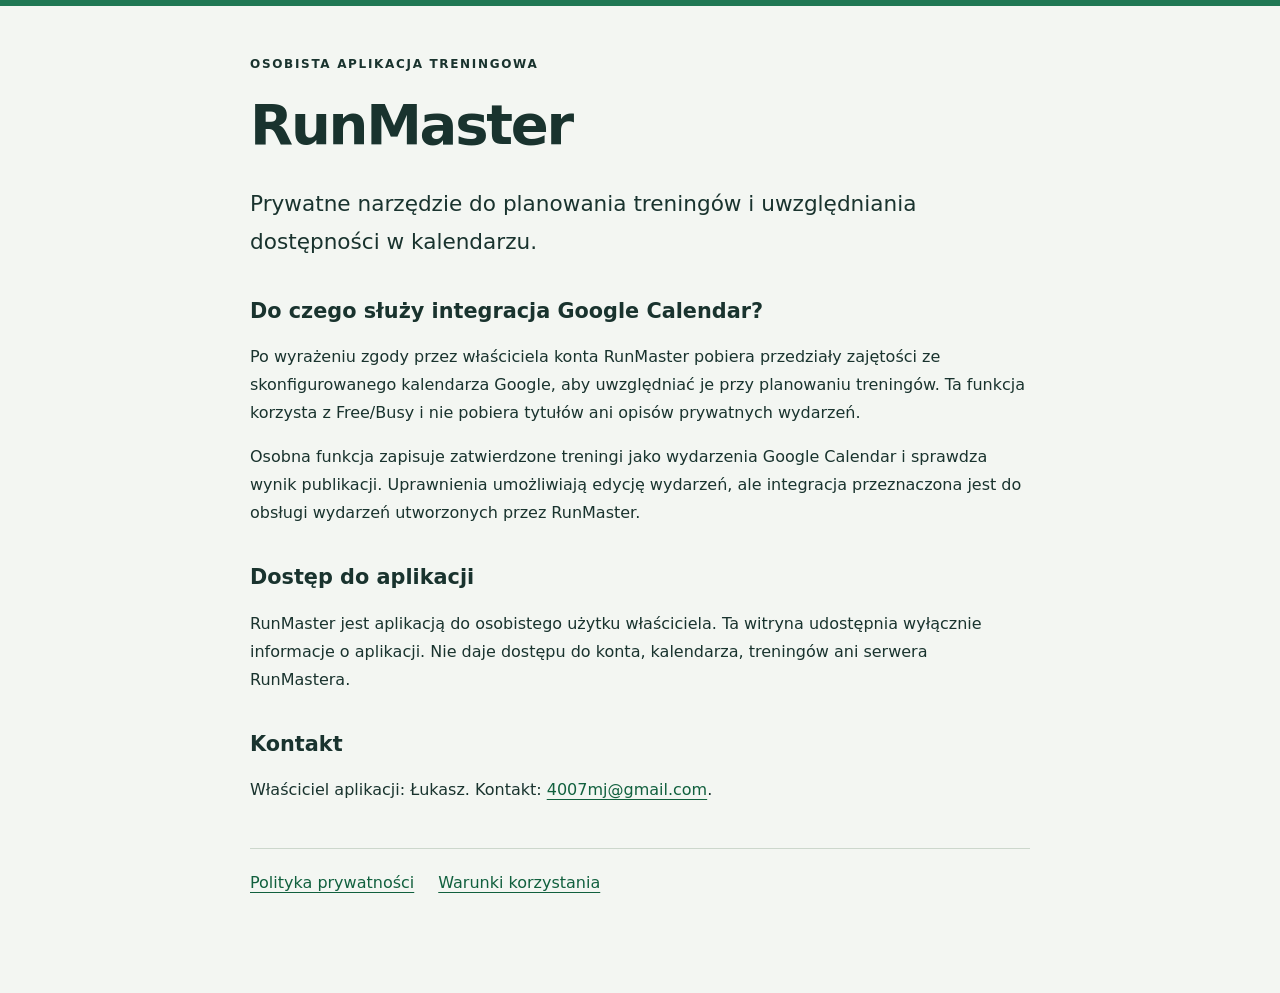
<file: index.html>
<!doctype html>
<html lang="pl">
<meta charset="utf-8">
<meta name="viewport" content="width=device-width, initial-scale=1">
<title>RunMaster — informacje o aplikacji</title>
<link rel="stylesheet" href="style.css">
<main>
<p class="eyebrow">OSOBISTA APLIKACJA TRENINGOWA</p>
<h1>RunMaster</h1>
<p class="lead">Prywatne narzędzie do planowania treningów i uwzględniania dostępności w kalendarzu.</p>
<h2>Do czego służy integracja Google Calendar?</h2>
<p>Po wyrażeniu zgody przez właściciela konta RunMaster pobiera przedziały zajętości ze skonfigurowanego kalendarza Google, aby uwzględniać je przy planowaniu treningów. Ta funkcja korzysta z Free/Busy i nie pobiera tytułów ani opisów prywatnych wydarzeń.</p>
<p>Osobna funkcja zapisuje zatwierdzone treningi jako wydarzenia Google Calendar i sprawdza wynik publikacji. Uprawnienia umożliwiają edycję wydarzeń, ale integracja przeznaczona jest do obsługi wydarzeń utworzonych przez RunMaster.</p>
<h2>Dostęp do aplikacji</h2>
<p>RunMaster jest aplikacją do osobistego użytku właściciela. Ta witryna udostępnia wyłącznie informacje o aplikacji. Nie daje dostępu do konta, kalendarza, treningów ani serwera RunMastera.</p>
<h2>Kontakt</h2>
<p>Właściciel aplikacji: Łukasz. Kontakt: <a href="mailto:4007mj@gmail.com">4007mj@gmail.com</a>.</p>
<footer><a href="privacy.html">Polityka prywatności</a><a href="terms.html">Warunki korzystania</a></footer>
</main>
</html>
</file>
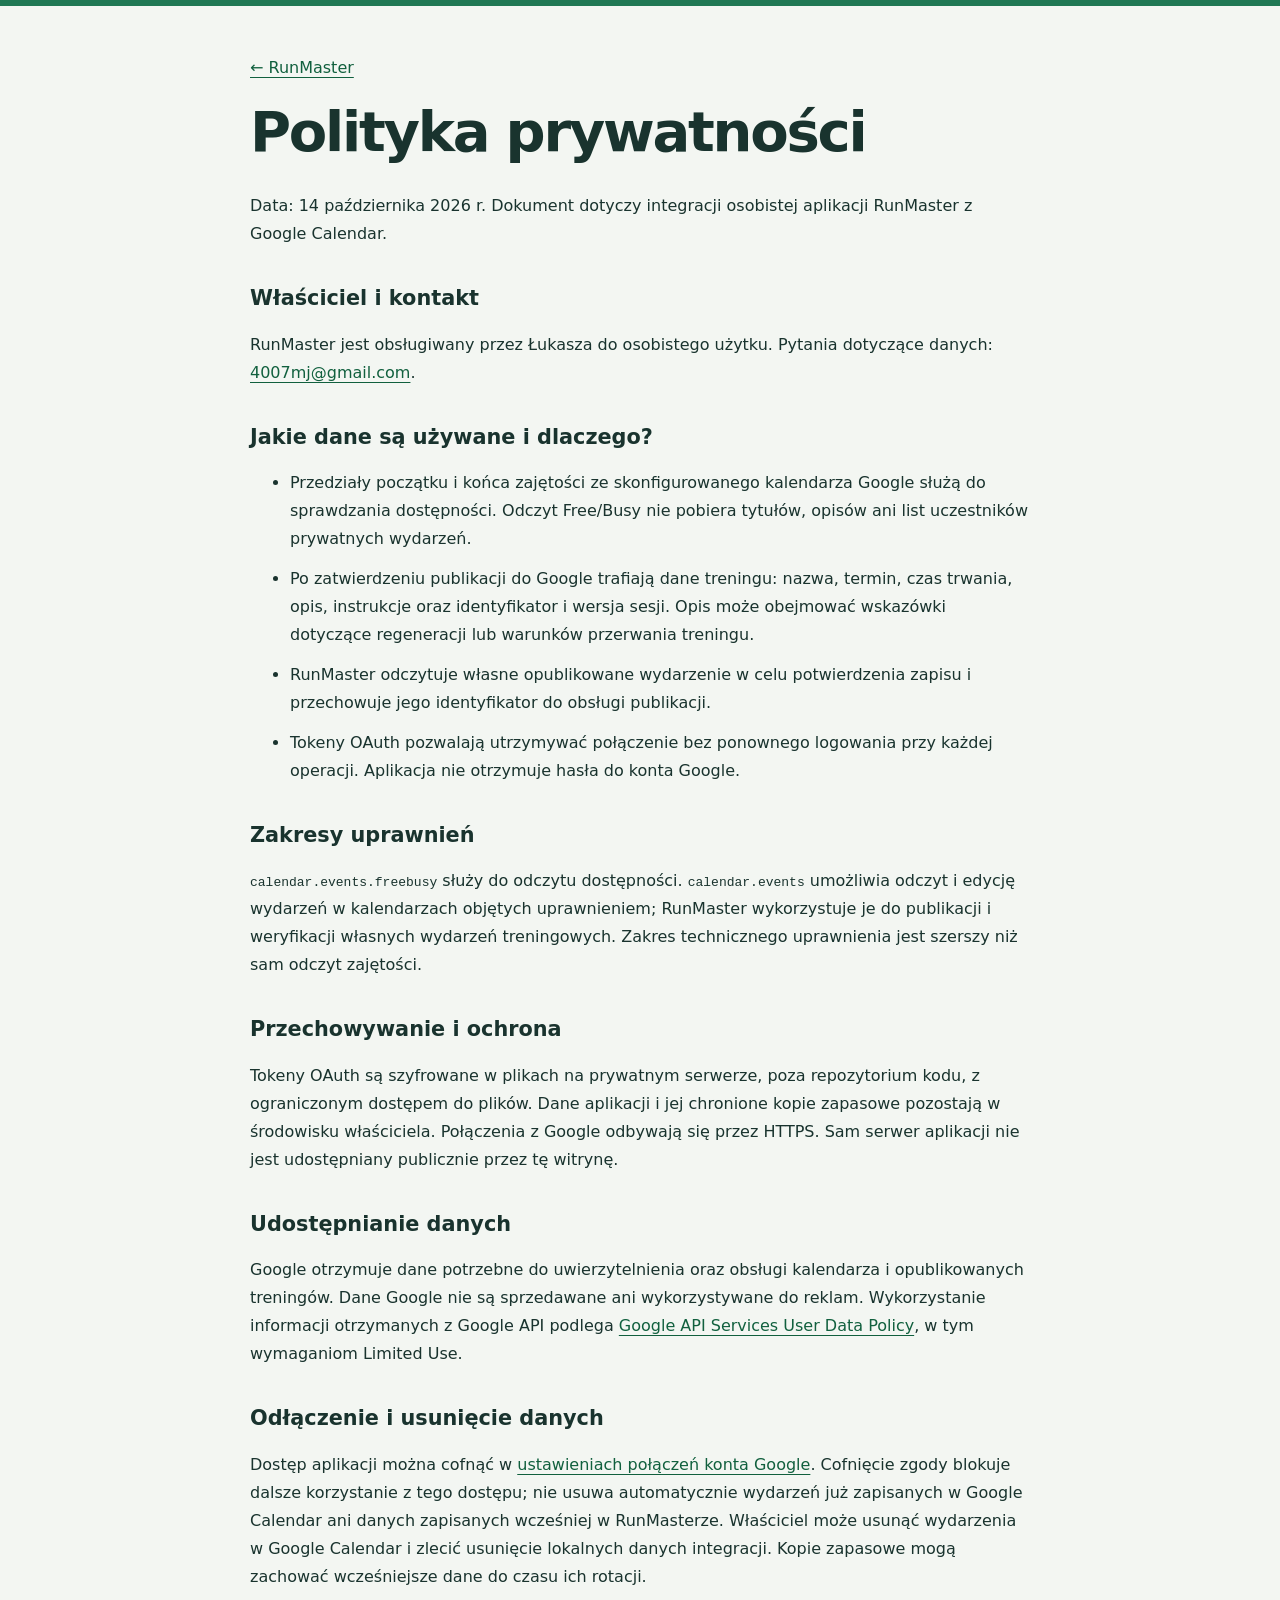
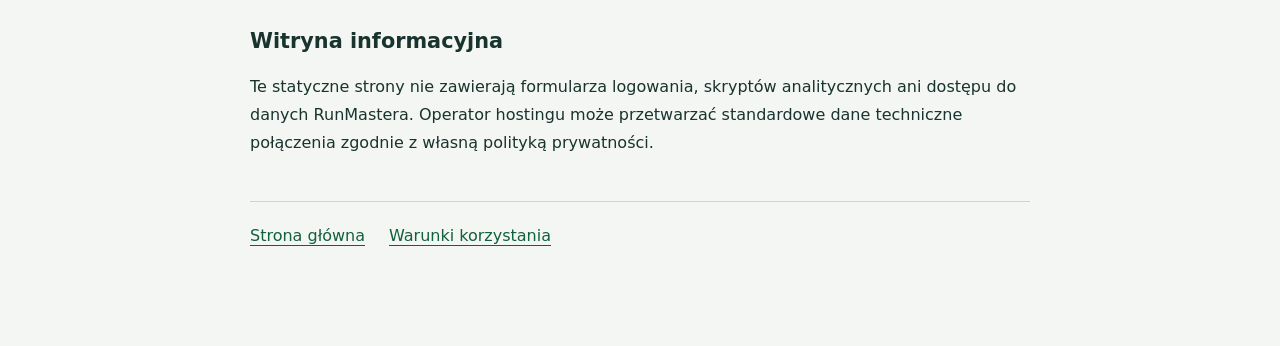
<file: privacy.html>
<!doctype html>
<html lang="pl">
<meta charset="utf-8">
<meta name="viewport" content="width=device-width, initial-scale=1">
<title>RunMaster — polityka prywatności</title>
<link rel="stylesheet" href="style.css">
<main>
<p><a href="index.html">← RunMaster</a></p>
<h1>Polityka prywatności</h1>
<p>Data: 14 października 2026 r. Dokument dotyczy integracji osobistej aplikacji RunMaster z Google Calendar.</p>
<h2>Właściciel i kontakt</h2>
<p>RunMaster jest obsługiwany przez Łukasza do osobistego użytku. Pytania dotyczące danych: <a href="mailto:4007mj@gmail.com">4007mj@gmail.com</a>.</p>
<h2>Jakie dane są używane i dlaczego?</h2>
<ul>
<li>Przedziały początku i końca zajętości ze skonfigurowanego kalendarza Google służą do sprawdzania dostępności. Odczyt Free/Busy nie pobiera tytułów, opisów ani list uczestników prywatnych wydarzeń.</li>
<li>Po zatwierdzeniu publikacji do Google trafiają dane treningu: nazwa, termin, czas trwania, opis, instrukcje oraz identyfikator i wersja sesji. Opis może obejmować wskazówki dotyczące regeneracji lub warunków przerwania treningu.</li>
<li>RunMaster odczytuje własne opublikowane wydarzenie w celu potwierdzenia zapisu i przechowuje jego identyfikator do obsługi publikacji.</li>
<li>Tokeny OAuth pozwalają utrzymywać połączenie bez ponownego logowania przy każdej operacji. Aplikacja nie otrzymuje hasła do konta Google.</li>
</ul>
<h2>Zakresy uprawnień</h2>
<p><code>calendar.events.freebusy</code> służy do odczytu dostępności. <code>calendar.events</code> umożliwia odczyt i edycję wydarzeń w kalendarzach objętych uprawnieniem; RunMaster wykorzystuje je do publikacji i weryfikacji własnych wydarzeń treningowych. Zakres technicznego uprawnienia jest szerszy niż sam odczyt zajętości.</p>
<h2>Przechowywanie i ochrona</h2>
<p>Tokeny OAuth są szyfrowane w plikach na prywatnym serwerze, poza repozytorium kodu, z ograniczonym dostępem do plików. Dane aplikacji i jej chronione kopie zapasowe pozostają w środowisku właściciela. Połączenia z Google odbywają się przez HTTPS. Sam serwer aplikacji nie jest udostępniany publicznie przez tę witrynę.</p>
<h2>Udostępnianie danych</h2>
<p>Google otrzymuje dane potrzebne do uwierzytelnienia oraz obsługi kalendarza i opublikowanych treningów. Dane Google nie są sprzedawane ani wykorzystywane do reklam. Wykorzystanie informacji otrzymanych z Google API podlega <a href="https://developers.google.com/terms/api-services-user-data-policy">Google API Services User Data Policy</a>, w tym wymaganiom Limited Use.</p>
<h2>Odłączenie i usunięcie danych</h2>
<p>Dostęp aplikacji można cofnąć w <a href="https://myaccount.google.com/connections">ustawieniach połączeń konta Google</a>. Cofnięcie zgody blokuje dalsze korzystanie z tego dostępu; nie usuwa automatycznie wydarzeń już zapisanych w Google Calendar ani danych zapisanych wcześniej w RunMasterze. Właściciel może usunąć wydarzenia w Google Calendar i zlecić usunięcie lokalnych danych integracji. Kopie zapasowe mogą zachować wcześniejsze dane do czasu ich rotacji.</p>
<h2>Witryna informacyjna</h2>
<p>Te statyczne strony nie zawierają formularza logowania, skryptów analitycznych ani dostępu do danych RunMastera. Operator hostingu może przetwarzać standardowe dane techniczne połączenia zgodnie z własną polityką prywatności.</p>
<footer><a href="index.html">Strona główna</a><a href="terms.html">Warunki korzystania</a></footer>
</main>
</html>
</file>
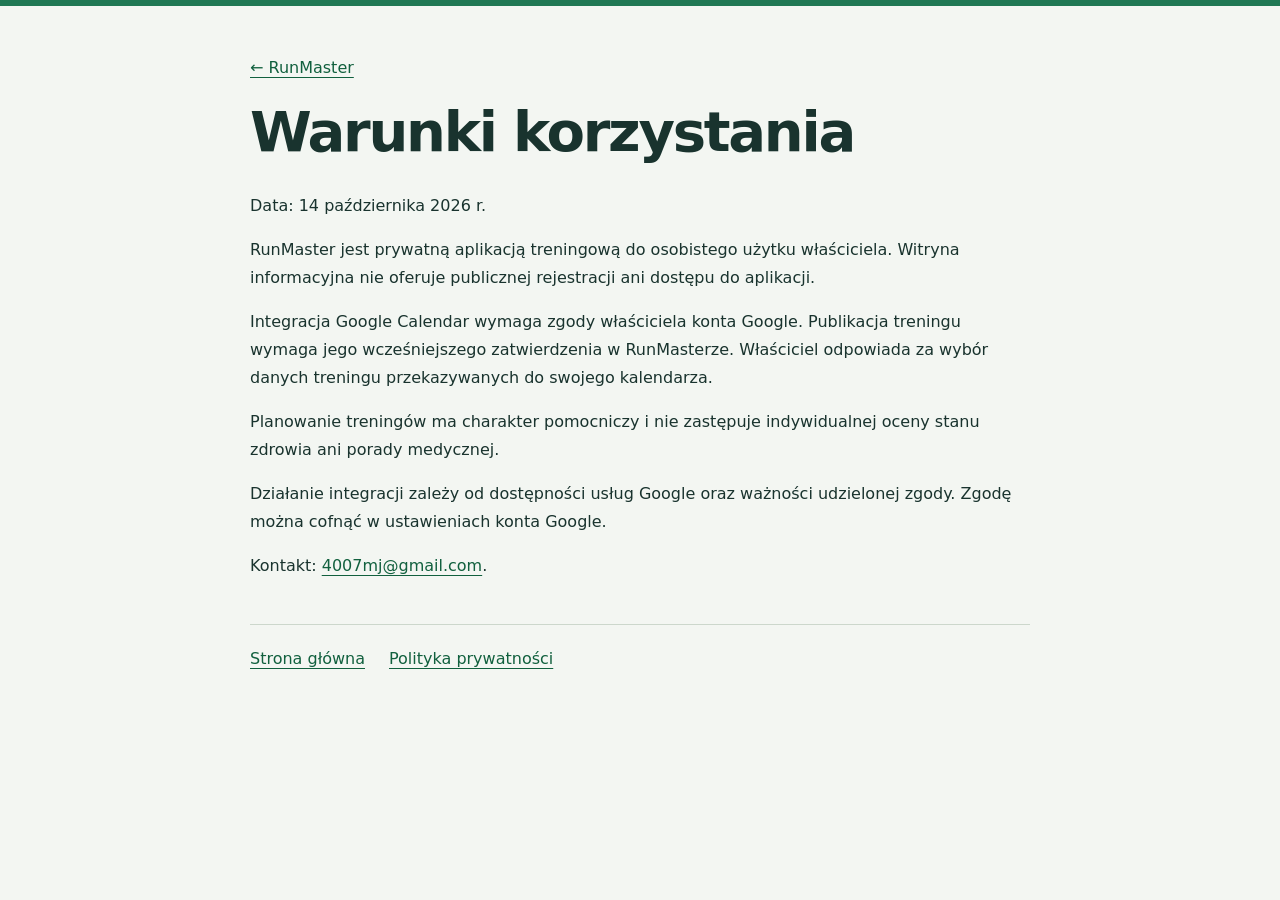
<file: terms.html>
<!doctype html>
<html lang="pl">
<meta charset="utf-8">
<meta name="viewport" content="width=device-width, initial-scale=1">
<title>RunMaster — warunki korzystania</title>
<link rel="stylesheet" href="style.css">
<main>
<p><a href="index.html">← RunMaster</a></p>
<h1>Warunki korzystania</h1>
<p>Data: 14 października 2026 r.</p>
<p>RunMaster jest prywatną aplikacją treningową do osobistego użytku właściciela. Witryna informacyjna nie oferuje publicznej rejestracji ani dostępu do aplikacji.</p>
<p>Integracja Google Calendar wymaga zgody właściciela konta Google. Publikacja treningu wymaga jego wcześniejszego zatwierdzenia w RunMasterze. Właściciel odpowiada za wybór danych treningu przekazywanych do swojego kalendarza.</p>
<p>Planowanie treningów ma charakter pomocniczy i nie zastępuje indywidualnej oceny stanu zdrowia ani porady medycznej.</p>
<p>Działanie integracji zależy od dostępności usług Google oraz ważności udzielonej zgody. Zgodę można cofnąć w ustawieniach konta Google.</p>
<p>Kontakt: <a href="mailto:4007mj@gmail.com">4007mj@gmail.com</a>.</p>
<footer><a href="index.html">Strona główna</a><a href="privacy.html">Polityka prywatności</a></footer>
</main>
</html>
</file>
<file: style.css>
:root{color-scheme:light;font-family:system-ui,-apple-system,"Segoe UI",sans-serif;color:#19332e;background:#f3f6f2;line-height:1.75}body{margin:0;border-top:6px solid #207854}main{max-width:780px;margin:48px auto;padding:0 24px 48px}h1{font-size:clamp(2rem,7vw,3.5rem);line-height:1.15;letter-spacing:-.04em;margin:18px 0 28px}h2{font-size:1.3rem;line-height:1.4;margin-top:36px}a{color:#11603e;text-underline-offset:4px}a:focus-visible{outline:3px solid #11603e;outline-offset:4px}.eyebrow{font-size:.75rem;letter-spacing:.14em;font-weight:700}.lead{font-size:1.35rem}code{overflow-wrap:anywhere}li{margin:12px 0}footer{display:flex;flex-wrap:wrap;gap:24px;border-top:1px solid #ccd7cc;margin-top:44px;padding-top:20px}
</file>
